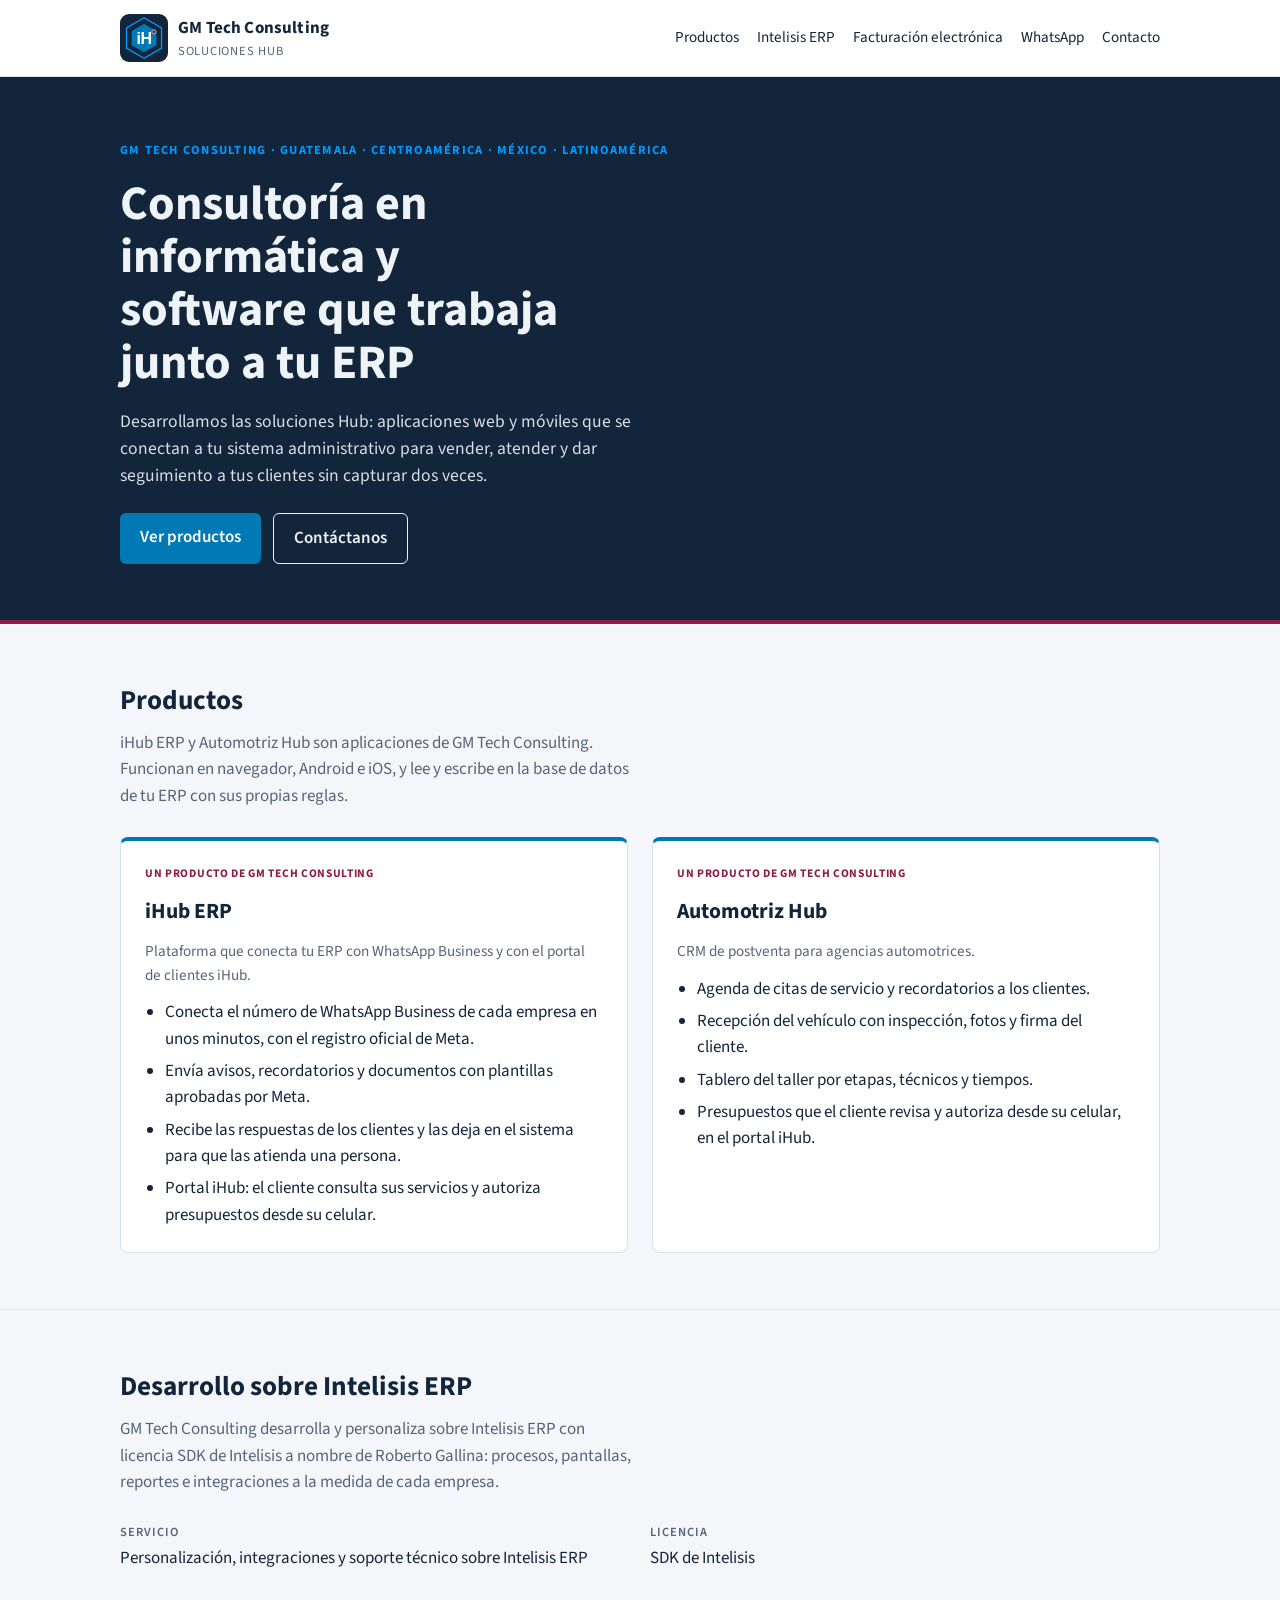
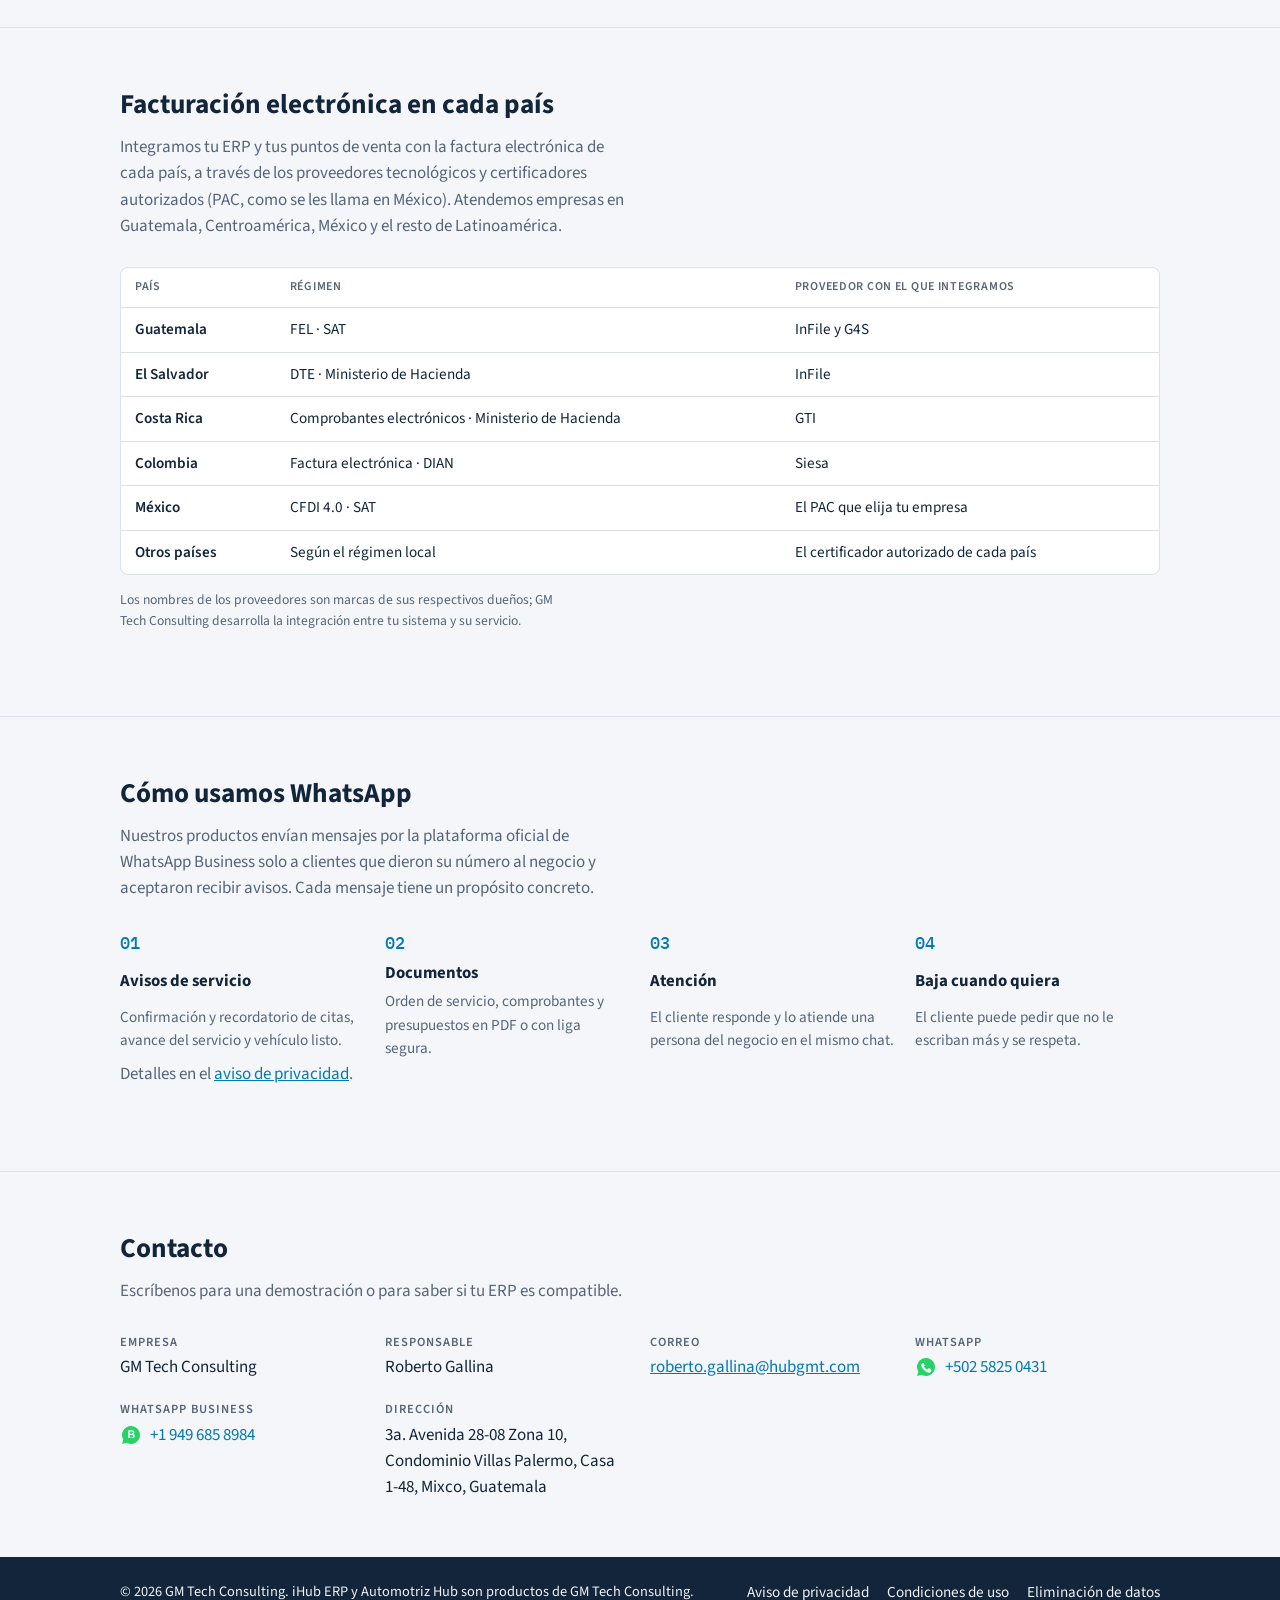
<file: index.html>
<!doctype html>
<html lang="es">
<head>
<meta charset="utf-8">
<meta name="viewport" content="width=device-width, initial-scale=1">
<title>GM Tech Consulting · iHub ERP y Automotriz Hub</title>
<meta name="description" content="GM Tech Consulting: consultoría en informática, iHub ERP (WhatsApp Business y portal de clientes para tu ERP) y Automotriz Hub, CRM de postventa para agencias automotrices, y facturación electrónica integrada. Guatemala, Centroamérica, México y Latinoamérica.">
<link rel="preconnect" href="https://fonts.googleapis.com">
<link rel="stylesheet" href="https://fonts.googleapis.com/css2?family=Source+Sans+3:wght@400;600;700&family=IBM+Plex+Mono:wght@500&display=swap">
<link rel="icon" href="favicon.svg" type="image/svg+xml">
<link rel="apple-touch-icon" href="apple-touch-icon.png">
<link rel="stylesheet" href="estilos.css">
</head>
<body>
<header class="barra">
  <div class="ancho">
    <a class="marca" href="./">
      <img src="favicon.svg" width="48" height="48" alt="" aria-hidden="true">
      <span>GM Tech Consulting<small>Soluciones Hub</small></span>
    </a>
    <nav aria-label="Principal">
      <a href="#productos">Productos</a>
      <a href="#intelisis">Intelisis ERP</a>
      <a href="#facturacion">Facturación electrónica</a>
      <a href="#whatsapp">WhatsApp</a>
      <a href="#contacto">Contacto</a>
    </nav>
  </div>
</header>

<main>
  <div class="portada">
    <div class="ancho">
      <p class="etiqueta">GM Tech Consulting · Guatemala · Centroamérica · México · Latinoamérica</p>
      <h1>Consultoría en informática y software que trabaja junto a tu ERP</h1>
      <p class="lema">Desarrollamos las soluciones Hub: aplicaciones web y móviles que se conectan a tu sistema administrativo para vender, atender y dar seguimiento a tus clientes sin capturar dos veces.</p>
      <div class="botones">
        <a class="boton" href="#productos">Ver productos</a>
        <a class="boton claro" href="#contacto">Contáctanos</a>
      </div>
    </div>
  </div>

  <section id="productos">
    <div class="ancho">
      <h2>Productos</h2>
      <p class="intro">iHub ERP y Automotriz Hub son aplicaciones de GM Tech Consulting. Funcionan en navegador, Android e iOS, y lee y escribe en la base de datos de tu ERP con sus propias reglas.</p>
      <div class="productos">
        <article class="producto" id="ihub-erp">
          <p class="sello">Un producto de GM Tech Consulting</p>
          <h3>iHub ERP</h3>
          <p class="para">Plataforma que conecta tu ERP con WhatsApp Business y con el portal de clientes iHub.</p>
          <ul>
            <li>Conecta el número de WhatsApp Business de cada empresa en unos minutos, con el registro oficial de Meta.</li>
            <li>Envía avisos, recordatorios y documentos con plantillas aprobadas por Meta.</li>
            <li>Recibe las respuestas de los clientes y las deja en el sistema para que las atienda una persona.</li>
            <li>Portal iHub: el cliente consulta sus servicios y autoriza presupuestos desde su celular.</li>
          </ul>
        </article>
        <article class="producto" id="automotriz-hub">
          <p class="sello">Un producto de GM Tech Consulting</p>
          <h3>Automotriz Hub</h3>
          <p class="para">CRM de postventa para agencias automotrices.</p>
          <ul>
            <li>Agenda de citas de servicio y recordatorios a los clientes.</li>
            <li>Recepción del vehículo con inspección, fotos y firma del cliente.</li>
            <li>Tablero del taller por etapas, técnicos y tiempos.</li>
            <li>Presupuestos que el cliente revisa y autoriza desde su celular, en el portal iHub.</li>
          </ul>
        </article>
      </div>
    </div>
  </section>

  <section id="intelisis">
    <div class="ancho">
      <h2>Desarrollo sobre Intelisis ERP</h2>
      <p class="intro">GM Tech Consulting desarrolla y personaliza sobre Intelisis ERP con licencia SDK de Intelisis a nombre de Roberto Gallina: procesos, pantallas, reportes e integraciones a la medida de cada empresa.</p>
      <div class="contacto">
        <div class="dato"><b>Servicio</b><span>Personalización, integraciones y soporte técnico sobre Intelisis ERP</span></div>
        <div class="dato"><b>Licencia</b><span>SDK de Intelisis</span></div>
      </div>
    </div>
  </section>

  <section id="facturacion">
    <div class="ancho">
      <h2>Facturación electrónica en cada país</h2>
      <p class="intro">Integramos tu ERP y tus puntos de venta con la factura electrónica de cada país, a través de los proveedores tecnológicos y certificadores autorizados (PAC, como se les llama en México). Atendemos empresas en Guatemala, Centroamérica, México y el resto de Latinoamérica.</p>
      <div class="tabla"><table>
        <thead><tr><th>País</th><th>Régimen</th><th>Proveedor con el que integramos</th></tr></thead>
        <tbody>
          <tr><td>Guatemala</td><td>FEL · SAT</td><td>InFile y G4S</td></tr>
          <tr><td>El Salvador</td><td>DTE · Ministerio de Hacienda</td><td>InFile</td></tr>
          <tr><td>Costa Rica</td><td>Comprobantes electrónicos · Ministerio de Hacienda</td><td>GTI</td></tr>
          <tr><td>Colombia</td><td>Factura electrónica · DIAN</td><td>Siesa</td></tr>
          <tr><td>México</td><td>CFDI 4.0 · SAT</td><td>El PAC que elija tu empresa</td></tr>
          <tr><td>Otros países</td><td>Según el régimen local</td><td>El certificador autorizado de cada país</td></tr>
        </tbody>
      </table></div>
      <p class="intro nota-pie">Los nombres de los proveedores son marcas de sus respectivos dueños; GM Tech Consulting desarrolla la integración entre tu sistema y su servicio.</p>
    </div>
  </section>

  <section id="whatsapp">
    <div class="ancho">
      <h2>Cómo usamos WhatsApp</h2>
      <p class="intro">Nuestros productos envían mensajes por la plataforma oficial de WhatsApp Business solo a clientes que dieron su número al negocio y aceptaron recibir avisos. Cada mensaje tiene un propósito concreto.</p>
      <ol class="pasos">
        <li><strong>Avisos de servicio</strong><span>Confirmación y recordatorio de citas, avance del servicio y vehículo listo.</span></li>
        <li><strong>Documentos</strong><span>Orden de servicio, comprobantes y presupuestos en PDF o con liga segura.</span></li>
        <li><strong>Atención</strong><span>El cliente responde y lo atiende una persona del negocio en el mismo chat.</span></li>
        <li><strong>Baja cuando quiera</strong><span>El cliente puede pedir que no le escriban más y se respeta.</span></li>
      </ol>
      <p class="intro">Detalles en el <a href="privacidad.html">aviso de privacidad</a>.</p>
    </div>
  </section>

  <section id="contacto">
    <div class="ancho">
      <h2>Contacto</h2>
      <p class="intro">Escríbenos para una demostración o para saber si tu ERP es compatible.</p>
      <div class="contacto">
        <div class="dato"><b>Empresa</b><span>GM Tech Consulting</span></div>
        <div class="dato"><b>Responsable</b><span>Roberto Gallina</span></div>
        <div class="dato"><b>Correo</b><a href="mailto:roberto.gallina@hubgmt.com">roberto.gallina@hubgmt.com</a></div>
        <div class="dato"><b>WhatsApp</b><a class="wa-liga" href="https://wa.me/50258250431" target="_blank" rel="noopener"><svg class="wa" viewBox="0 0 32 32" width="22" height="22" aria-hidden="true"><path fill="#25D366" d="M16 3a13 13 0 0 0-11.2 19.6L3 29l6.6-1.7A13 13 0 1 0 16 3z"/><path fill="#fff" d="M22.6 18.9c-.4-.2-2.1-1-2.4-1.1-.3-.1-.6-.2-.8.2l-1.1 1.4c-.2.2-.4.3-.8.1a8.8 8.8 0 0 1-4.4-3.8c-.3-.6.3-.5.9-1.7.1-.2 0-.4 0-.6l-1.1-2.6c-.3-.7-.6-.6-.8-.6h-.7a1.3 1.3 0 0 0-1 .5 4.1 4.1 0 0 0-1.3 3.1 7.2 7.2 0 0 0 1.5 3.8 16.4 16.4 0 0 0 6.3 5.6c2.3 1 3.2 1.1 4.4.9a3.7 3.7 0 0 0 2.4-1.7 3 3 0 0 0 .2-1.7c-.1-.1-.3-.2-.7-.4z"/></svg>+502 5825 0431</a></div>
        <div class="dato"><b>WhatsApp Business</b><a class="wa-liga" href="https://wa.me/19496858984" target="_blank" rel="noopener"><svg class="wa" viewBox="0 0 32 32" width="22" height="22" aria-hidden="true"><path fill="#25D366" d="M16 3a13 13 0 0 0-11.2 19.6L3 29l6.6-1.7A13 13 0 1 0 16 3z"/><path fill="#fff" d="M12 9h5.2c2.4 0 3.8 1.2 3.8 3 0 1.2-.7 2.1-1.7 2.4 1.4.3 2.2 1.3 2.2 2.7 0 2.1-1.6 3.4-4.2 3.4H12V9zm2.4 2v3.2h2.5c1.1 0 1.7-.6 1.7-1.6s-.6-1.6-1.7-1.6h-2.5zm0 5.1v3.4h2.8c1.2 0 1.9-.6 1.9-1.7s-.7-1.7-1.9-1.7h-2.8z"/></svg>+1 949 685 8984</a></div>
        <div class="dato"><b>Dirección</b><span>3a. Avenida 28-08 Zona 10, Condominio Villas Palermo, Casa 1-48, Mixco, Guatemala</span></div>
      </div>
    </div>
  </section>
</main>

<footer>
  <div class="ancho">
    <span>© 2026 GM Tech Consulting. iHub ERP y Automotriz Hub son productos de GM Tech Consulting.</span>
    <nav aria-label="Legal"><a href="privacidad.html">Aviso de privacidad</a><a href="condiciones.html">Condiciones de uso</a><a href="eliminacion-datos.html">Eliminación de datos</a></nav>
  </div>
</footer>
</body>
</html>
</file>
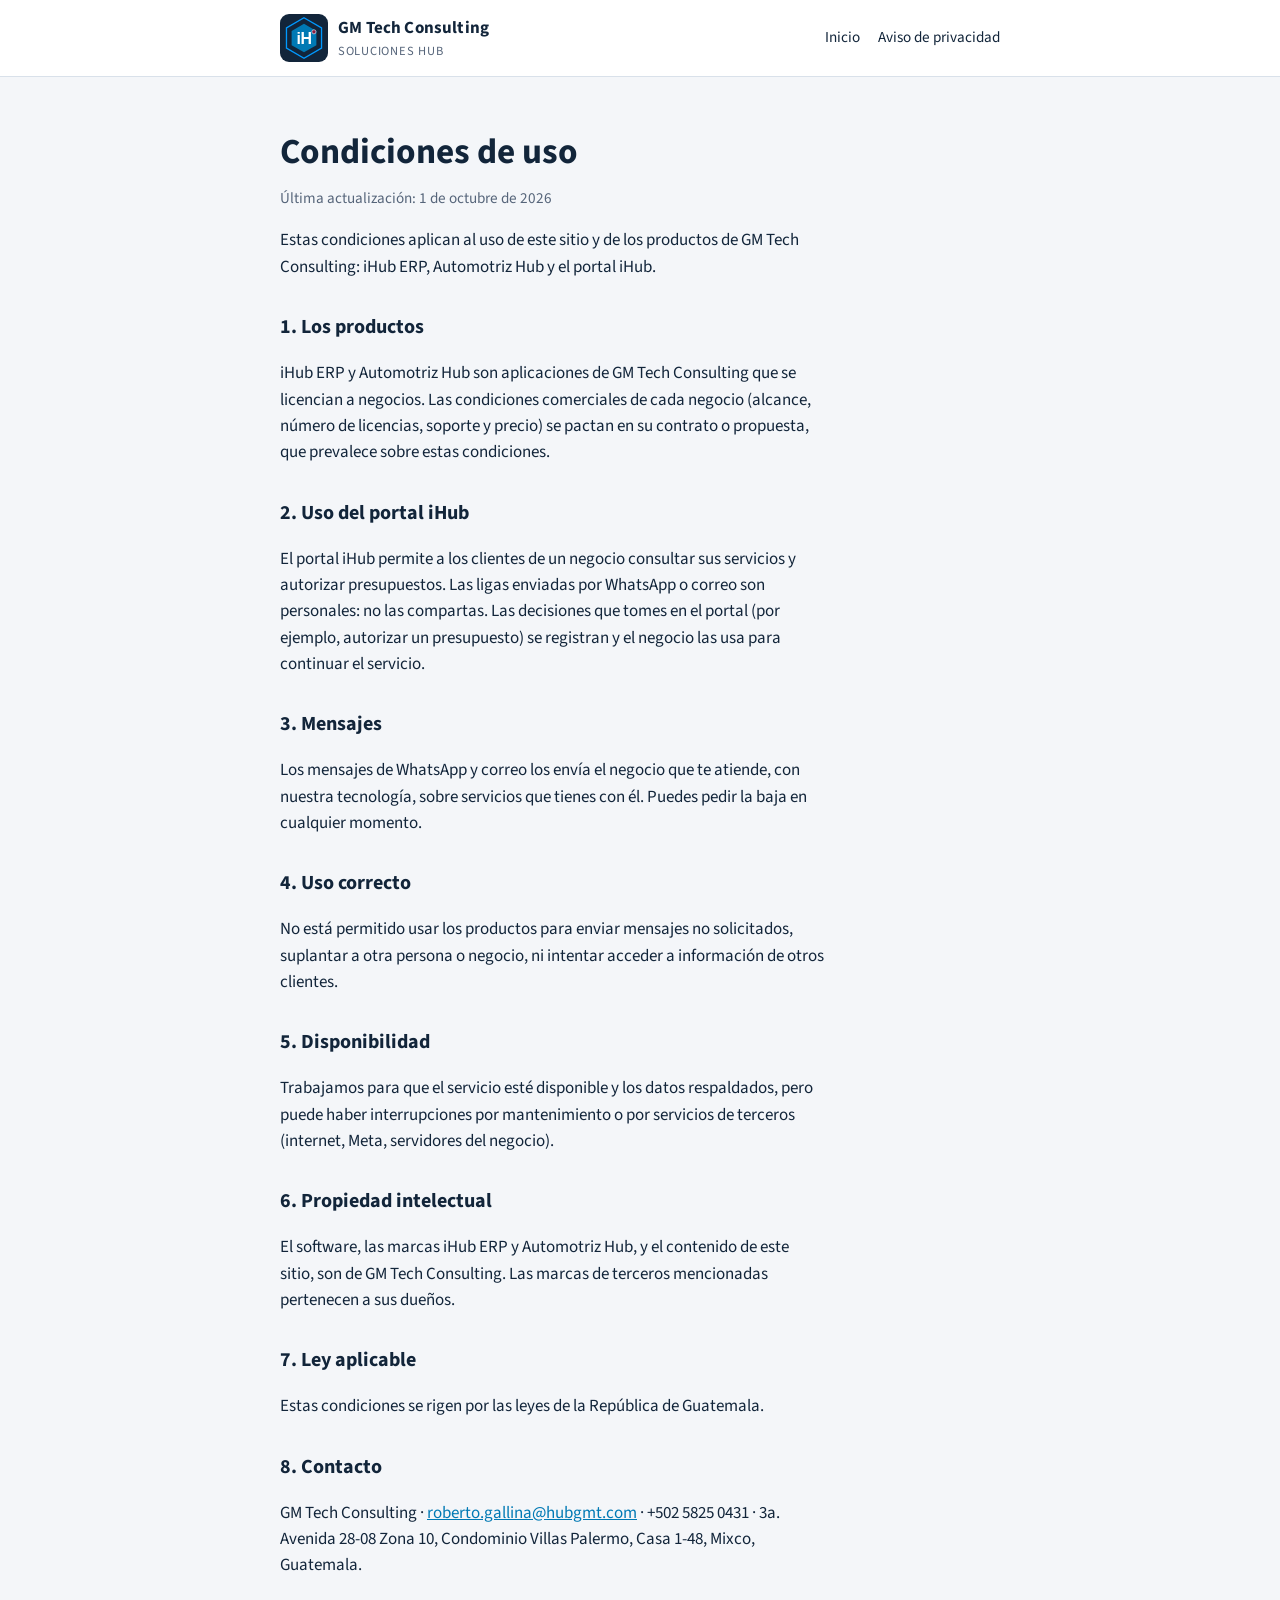
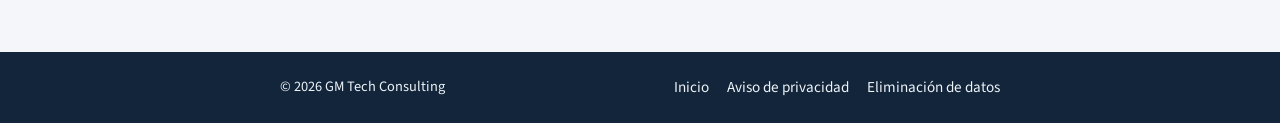
<file: condiciones.html>
<!doctype html>
<html lang="es">
<head>
<meta charset="utf-8">
<meta name="viewport" content="width=device-width, initial-scale=1">
<title>Condiciones de uso · GM Tech Consulting</title>
<link rel="stylesheet" href="https://fonts.googleapis.com/css2?family=Source+Sans+3:wght@400;600;700&display=swap">
<link rel="icon" href="favicon.svg" type="image/svg+xml">
<link rel="apple-touch-icon" href="apple-touch-icon.png">
<link rel="stylesheet" href="estilos.css">
</head>
<body class="legal">
<header class="barra">
  <div class="ancho">
    <a class="marca" href="./"><img src="favicon.svg" width="48" height="48" alt="" aria-hidden="true"><span>GM Tech Consulting<small>Soluciones Hub</small></span></a>
    <nav aria-label="Principal"><a href="./">Inicio</a><a href="privacidad.html">Aviso de privacidad</a></nav>
  </div>
</header>
<main>
<section>
<div class="ancho">
<h1>Condiciones de uso</h1>
<p class="fecha">Última actualización: 1 de octubre de 2026</p>

<p>Estas condiciones aplican al uso de este sitio y de los productos de GM Tech Consulting: iHub ERP, Automotriz Hub y el portal iHub.</p>

<h2>1. Los productos</h2>
<p>iHub ERP y Automotriz Hub son aplicaciones de GM Tech Consulting que se licencian a negocios. Las condiciones comerciales de cada negocio (alcance, número de licencias, soporte y precio) se pactan en su contrato o propuesta, que prevalece sobre estas condiciones.</p>

<h2>2. Uso del portal iHub</h2>
<p>El portal iHub permite a los clientes de un negocio consultar sus servicios y autorizar presupuestos. Las ligas enviadas por WhatsApp o correo son personales: no las compartas. Las decisiones que tomes en el portal (por ejemplo, autorizar un presupuesto) se registran y el negocio las usa para continuar el servicio.</p>

<h2>3. Mensajes</h2>
<p>Los mensajes de WhatsApp y correo los envía el negocio que te atiende, con nuestra tecnología, sobre servicios que tienes con él. Puedes pedir la baja en cualquier momento.</p>

<h2>4. Uso correcto</h2>
<p>No está permitido usar los productos para enviar mensajes no solicitados, suplantar a otra persona o negocio, ni intentar acceder a información de otros clientes.</p>

<h2>5. Disponibilidad</h2>
<p>Trabajamos para que el servicio esté disponible y los datos respaldados, pero puede haber interrupciones por mantenimiento o por servicios de terceros (internet, Meta, servidores del negocio).</p>

<h2>6. Propiedad intelectual</h2>
<p>El software, las marcas iHub ERP y Automotriz Hub, y el contenido de este sitio, son de GM Tech Consulting. Las marcas de terceros mencionadas pertenecen a sus dueños.</p>

<h2>7. Ley aplicable</h2>
<p>Estas condiciones se rigen por las leyes de la República de Guatemala.</p>

<h2>8. Contacto</h2>
<p>GM Tech Consulting · <a href="mailto:roberto.gallina@hubgmt.com">roberto.gallina@hubgmt.com</a> · +502 5825 0431 · 3a. Avenida 28-08 Zona 10, Condominio Villas Palermo, Casa 1-48, Mixco, Guatemala.</p>
</div>
</section>
</main>
<footer><div class="ancho"><span>© 2026 GM Tech Consulting</span><nav aria-label="Legal"><a href="./">Inicio</a><a href="privacidad.html">Aviso de privacidad</a><a href="eliminacion-datos.html">Eliminación de datos</a></nav></div></footer>
</body>
</html>
</file>
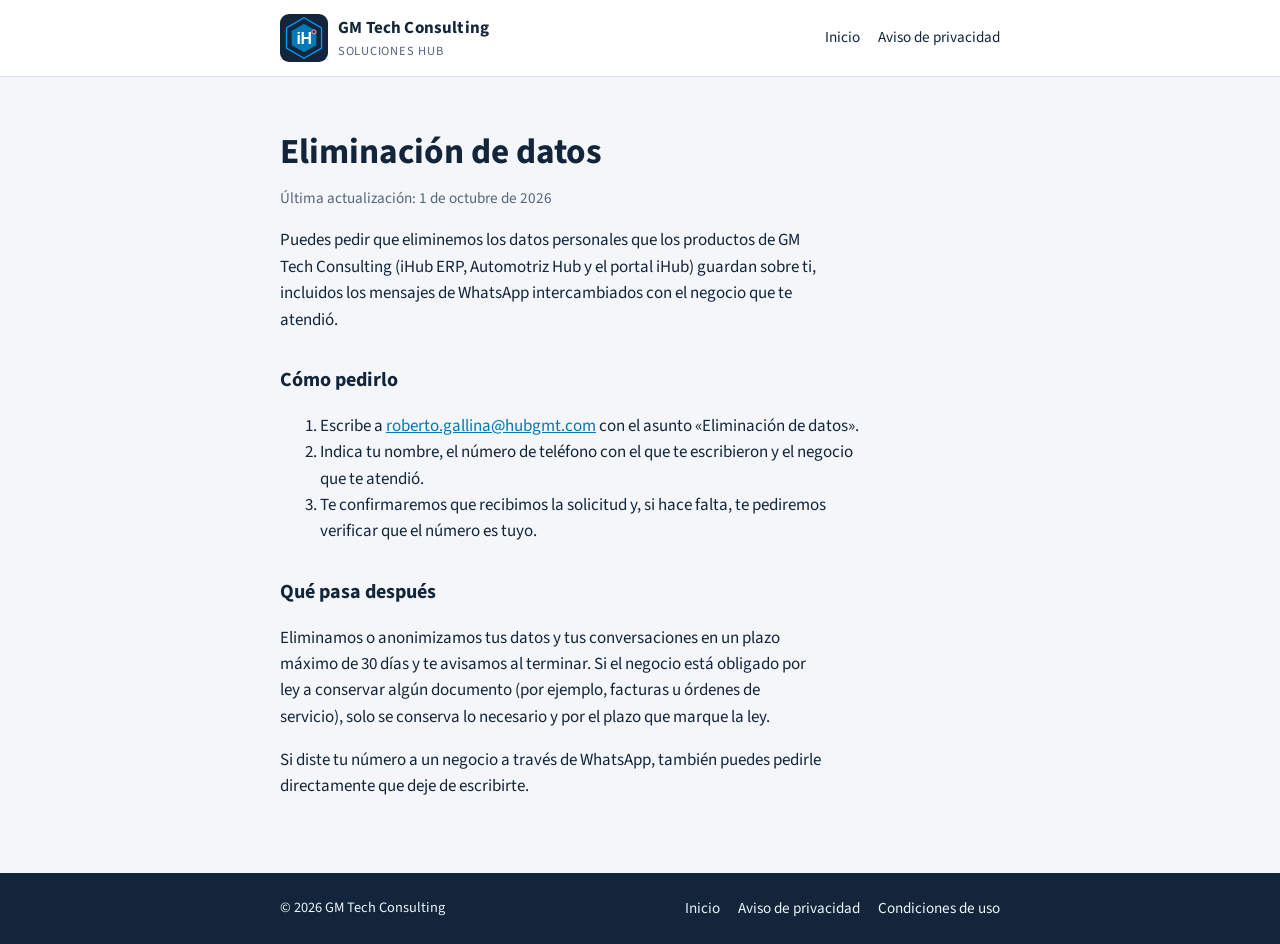
<file: eliminacion-datos.html>
<!doctype html>
<html lang="es">
<head>
<meta charset="utf-8">
<meta name="viewport" content="width=device-width, initial-scale=1">
<title>Eliminación de datos · GM Tech Consulting</title>
<link rel="stylesheet" href="https://fonts.googleapis.com/css2?family=Source+Sans+3:wght@400;600;700&display=swap">
<link rel="icon" href="favicon.svg" type="image/svg+xml">
<link rel="apple-touch-icon" href="apple-touch-icon.png">
<link rel="stylesheet" href="estilos.css">
</head>
<body class="legal">
<header class="barra">
  <div class="ancho">
    <a class="marca" href="./"><img src="favicon.svg" width="48" height="48" alt="" aria-hidden="true"><span>GM Tech Consulting<small>Soluciones Hub</small></span></a>
    <nav aria-label="Principal"><a href="./">Inicio</a><a href="privacidad.html">Aviso de privacidad</a></nav>
  </div>
</header>
<main>
<section>
<div class="ancho">
<h1>Eliminación de datos</h1>
<p class="fecha">Última actualización: 1 de octubre de 2026</p>
<p>Puedes pedir que eliminemos los datos personales que los productos de GM Tech Consulting (iHub ERP, Automotriz Hub y el portal iHub) guardan sobre ti, incluidos los mensajes de WhatsApp intercambiados con el negocio que te atendió.</p>
<h2>Cómo pedirlo</h2>
<ol>
  <li>Escribe a <a href="mailto:roberto.gallina@hubgmt.com">roberto.gallina@hubgmt.com</a> con el asunto «Eliminación de datos».</li>
  <li>Indica tu nombre, el número de teléfono con el que te escribieron y el negocio que te atendió.</li>
  <li>Te confirmaremos que recibimos la solicitud y, si hace falta, te pediremos verificar que el número es tuyo.</li>
</ol>
<h2>Qué pasa después</h2>
<p>Eliminamos o anonimizamos tus datos y tus conversaciones en un plazo máximo de 30 días y te avisamos al terminar. Si el negocio está obligado por ley a conservar algún documento (por ejemplo, facturas u órdenes de servicio), solo se conserva lo necesario y por el plazo que marque la ley.</p>
<p>Si diste tu número a un negocio a través de WhatsApp, también puedes pedirle directamente que deje de escribirte.</p>
</div>
</section>
</main>
<footer><div class="ancho"><span>© 2026 GM Tech Consulting</span><nav aria-label="Legal"><a href="./">Inicio</a><a href="privacidad.html">Aviso de privacidad</a><a href="condiciones.html">Condiciones de uso</a></nav></div></footer>
</body>
</html>
</file>
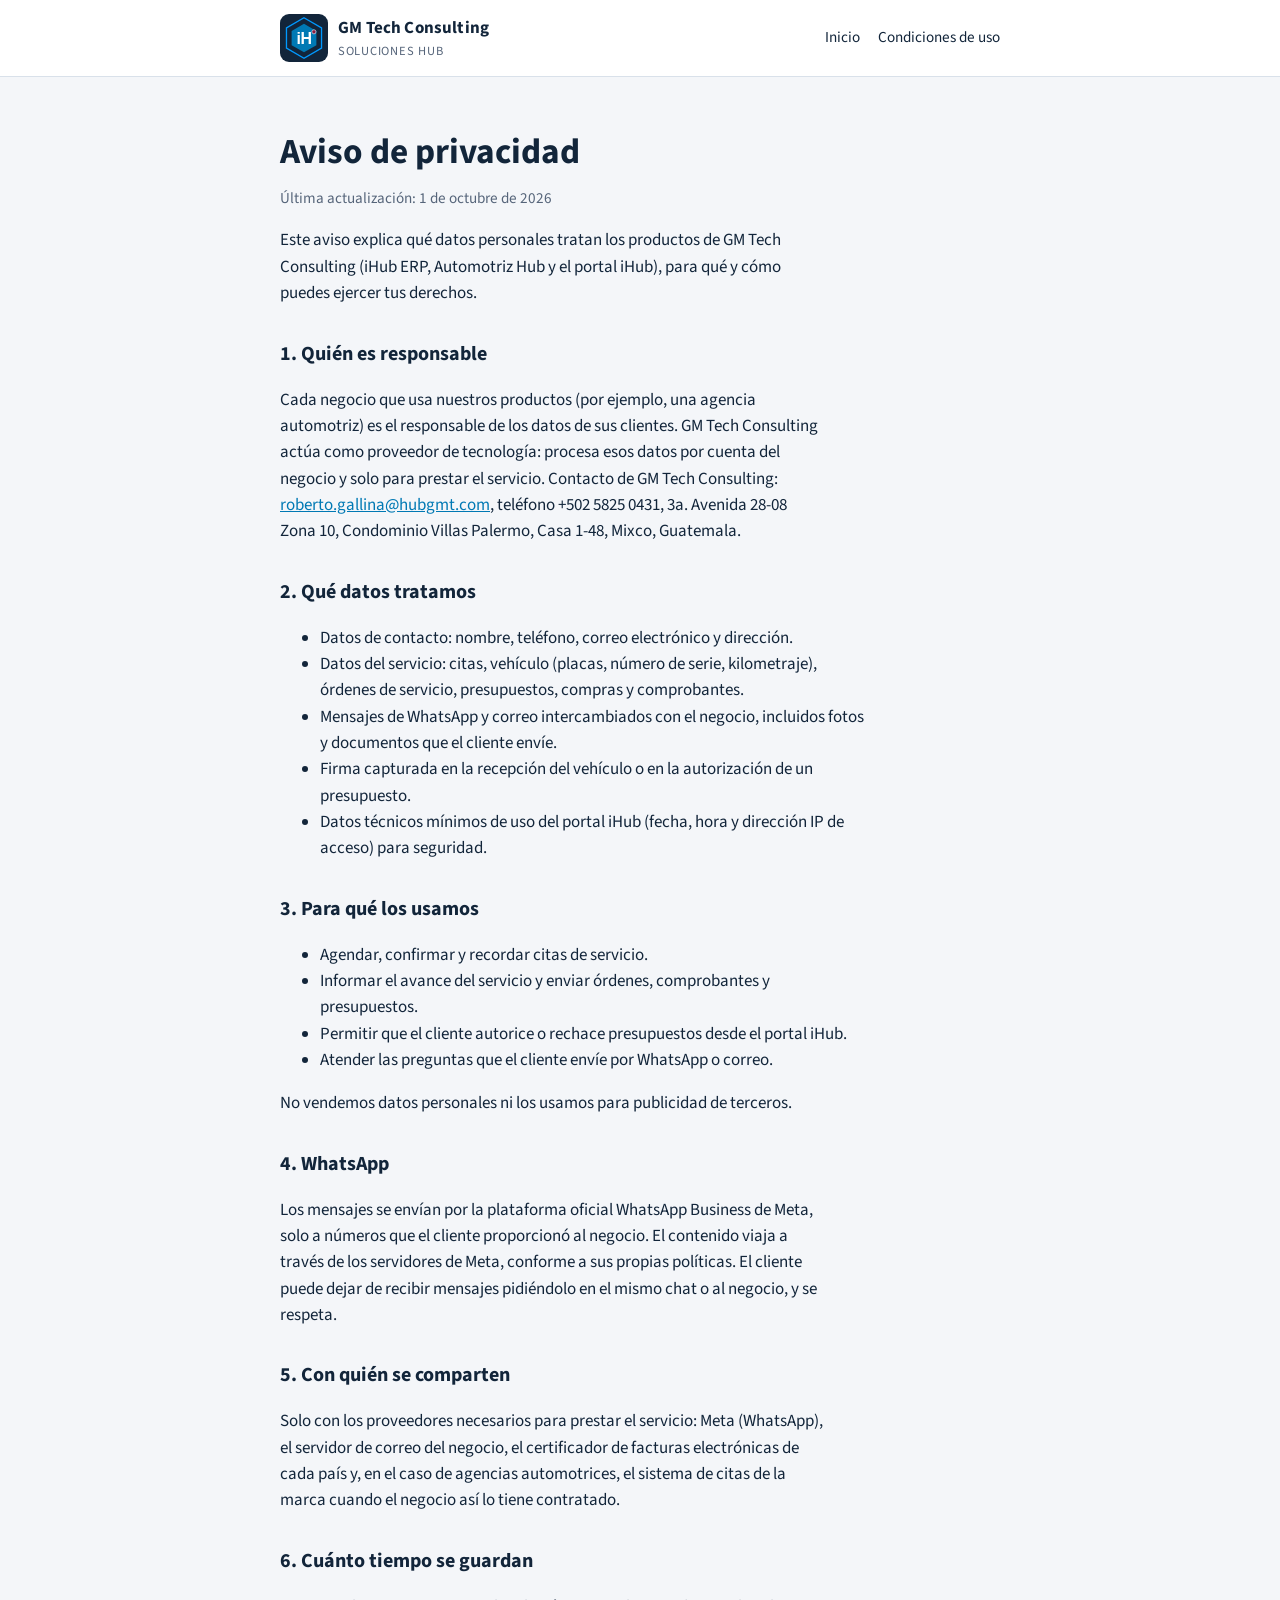
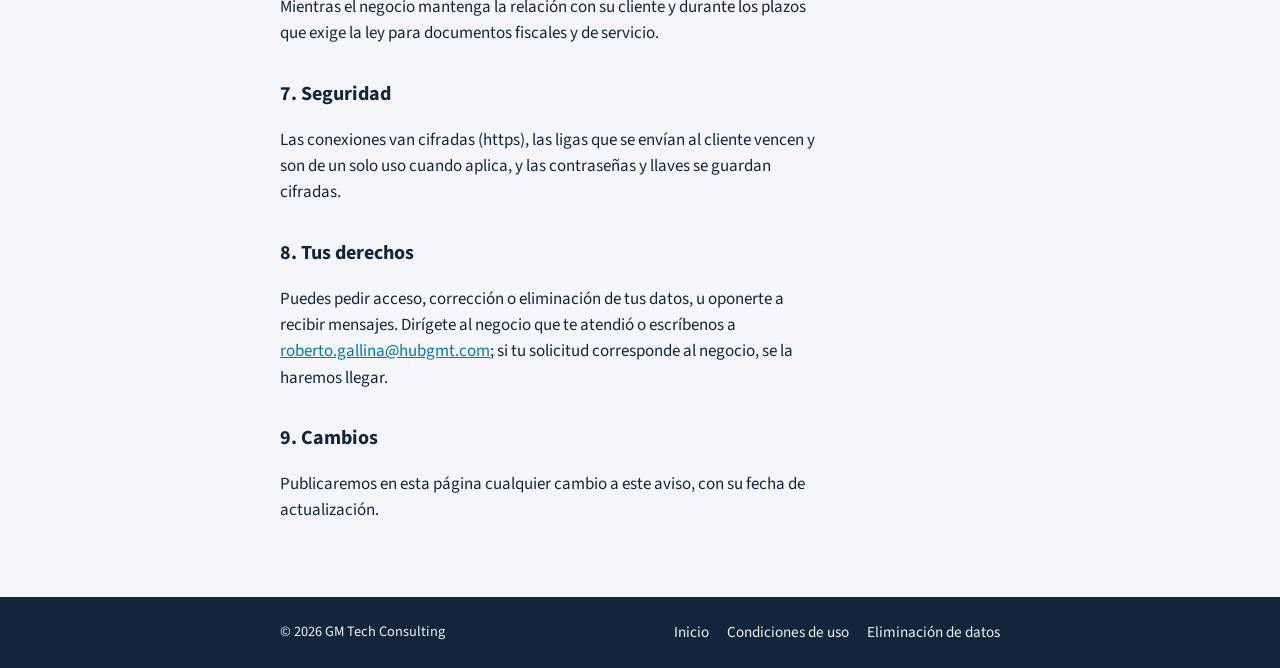
<file: privacidad.html>
<!doctype html>
<html lang="es">
<head>
<meta charset="utf-8">
<meta name="viewport" content="width=device-width, initial-scale=1">
<title>Aviso de privacidad · GM Tech Consulting</title>
<link rel="stylesheet" href="https://fonts.googleapis.com/css2?family=Source+Sans+3:wght@400;600;700&display=swap">
<link rel="icon" href="favicon.svg" type="image/svg+xml">
<link rel="apple-touch-icon" href="apple-touch-icon.png">
<link rel="stylesheet" href="estilos.css">
</head>
<body class="legal">
<header class="barra">
  <div class="ancho">
    <a class="marca" href="./"><img src="favicon.svg" width="48" height="48" alt="" aria-hidden="true"><span>GM Tech Consulting<small>Soluciones Hub</small></span></a>
    <nav aria-label="Principal"><a href="./">Inicio</a><a href="condiciones.html">Condiciones de uso</a></nav>
  </div>
</header>
<main>
<section>
<div class="ancho">
<h1>Aviso de privacidad</h1>
<p class="fecha">Última actualización: 1 de octubre de 2026</p>

<p>Este aviso explica qué datos personales tratan los productos de GM Tech Consulting (iHub ERP, Automotriz Hub y el portal iHub), para qué y cómo puedes ejercer tus derechos.</p>

<h2>1. Quién es responsable</h2>
<p>Cada negocio que usa nuestros productos (por ejemplo, una agencia automotriz) es el responsable de los datos de sus clientes. GM Tech Consulting actúa como proveedor de tecnología: procesa esos datos por cuenta del negocio y solo para prestar el servicio. Contacto de GM Tech Consulting: <a href="mailto:roberto.gallina@hubgmt.com">roberto.gallina@hubgmt.com</a>, teléfono +502 5825 0431, 3a. Avenida 28-08 Zona 10, Condominio Villas Palermo, Casa 1-48, Mixco, Guatemala.</p>

<h2>2. Qué datos tratamos</h2>
<ul>
  <li>Datos de contacto: nombre, teléfono, correo electrónico y dirección.</li>
  <li>Datos del servicio: citas, vehículo (placas, número de serie, kilometraje), órdenes de servicio, presupuestos, compras y comprobantes.</li>
  <li>Mensajes de WhatsApp y correo intercambiados con el negocio, incluidos fotos y documentos que el cliente envíe.</li>
  <li>Firma capturada en la recepción del vehículo o en la autorización de un presupuesto.</li>
  <li>Datos técnicos mínimos de uso del portal iHub (fecha, hora y dirección IP de acceso) para seguridad.</li>
</ul>

<h2>3. Para qué los usamos</h2>
<ul>
  <li>Agendar, confirmar y recordar citas de servicio.</li>
  <li>Informar el avance del servicio y enviar órdenes, comprobantes y presupuestos.</li>
  <li>Permitir que el cliente autorice o rechace presupuestos desde el portal iHub.</li>
  <li>Atender las preguntas que el cliente envíe por WhatsApp o correo.</li>
  </ul>
<p>No vendemos datos personales ni los usamos para publicidad de terceros.</p>

<h2>4. WhatsApp</h2>
<p>Los mensajes se envían por la plataforma oficial WhatsApp Business de Meta, solo a números que el cliente proporcionó al negocio. El contenido viaja a través de los servidores de Meta, conforme a sus propias políticas. El cliente puede dejar de recibir mensajes pidiéndolo en el mismo chat o al negocio, y se respeta.</p>

<h2>5. Con quién se comparten</h2>
<p>Solo con los proveedores necesarios para prestar el servicio: Meta (WhatsApp), el servidor de correo del negocio, el certificador de facturas electrónicas de cada país y, en el caso de agencias automotrices, el sistema de citas de la marca cuando el negocio así lo tiene contratado.</p>

<h2>6. Cuánto tiempo se guardan</h2>
<p>Mientras el negocio mantenga la relación con su cliente y durante los plazos que exige la ley para documentos fiscales y de servicio.</p>

<h2>7. Seguridad</h2>
<p>Las conexiones van cifradas (https), las ligas que se envían al cliente vencen y son de un solo uso cuando aplica, y las contraseñas y llaves se guardan cifradas.</p>

<h2>8. Tus derechos</h2>
<p>Puedes pedir acceso, corrección o eliminación de tus datos, u oponerte a recibir mensajes. Dirígete al negocio que te atendió o escríbenos a <a href="mailto:roberto.gallina@hubgmt.com">roberto.gallina@hubgmt.com</a>; si tu solicitud corresponde al negocio, se la haremos llegar.</p>

<h2>9. Cambios</h2>
<p>Publicaremos en esta página cualquier cambio a este aviso, con su fecha de actualización.</p>
</div>
</section>
</main>
<footer><div class="ancho"><span>© 2026 GM Tech Consulting</span><nav aria-label="Legal"><a href="./">Inicio</a><a href="condiciones.html">Condiciones de uso</a><a href="eliminacion-datos.html">Eliminación de datos</a></nav></div></footer>
</body>
</html>
</file>
<file: estilos.css>
/* GM Tech Consulting · hoja única del sitio. Tokens de color en :root, modo oscuro por preferencia del sistema. */
:root{
  --fondo:#f4f6f9; --panel:#ffffff; --tinta:#12253a; --suave:#56657a; --linea:#d9e1ea;
  --accion:#0079b4; --vivo:#0099ff; --acento:#8c1d40; --banda:#12253a; --banda-tinta:#eef3f8;
  --f-texto:"Myriad Pro","Source Sans 3","Segoe UI",system-ui,sans-serif;
  --f-mono:"IBM Plex Mono",ui-monospace,Menlo,Consolas,monospace;
}
@media (prefers-color-scheme: dark){
  :root{--fondo:#0b1622; --panel:#12253a; --tinta:#e8eef5; --suave:#9fb0c3; --linea:#22384f;
    --accion:#4fb3e6; --vivo:#5cc2ff; --acento:#e07a9a; --banda:#071019; --banda-tinta:#e8eef5; color-scheme:dark}
}
*{box-sizing:border-box}
html{scroll-behavior:smooth}
body{margin:0;background:var(--fondo);color:var(--tinta);font-family:var(--f-texto);font-size:17px;line-height:1.55}
a{color:var(--accion)}
img{max-width:100%}
.ancho{max-width:1080px;margin:0 auto;padding-inline:20px}

/* Barra superior */
.barra{background:var(--panel);border-bottom:1px solid var(--linea)}
.barra .ancho{display:flex;flex-wrap:wrap;align-items:center;justify-content:space-between;gap:12px;padding-block:14px}
.marca{display:flex;align-items:center;gap:10px;text-decoration:none;color:var(--tinta);font-weight:700;letter-spacing:.01em}
.marca svg{flex:none}
.marca small{display:block;font-weight:400;color:var(--suave);font-size:.78rem;letter-spacing:.06em;text-transform:uppercase}
nav{display:flex;flex-wrap:wrap;gap:4px 18px;font-size:.95rem}
nav a{text-decoration:none;color:var(--tinta)}
nav a:hover{color:var(--accion)}

/* Portada */
.portada{background:var(--banda);color:var(--banda-tinta);border-bottom:4px solid var(--acento)}
.portada .ancho{padding-block:64px 56px;display:grid;gap:18px}
.etiqueta{font-size:.78rem;letter-spacing:.1em;text-transform:uppercase;color:var(--vivo);font-weight:700;margin:0}
h1{font-size:clamp(2rem,4.5vw,3rem);line-height:1.1;margin:0;text-wrap:balance;max-width:20ch}
.portada p.lema{margin:0;max-width:60ch;font-size:1.1rem;opacity:.9}
.botones{display:flex;flex-wrap:wrap;gap:12px;margin-top:6px}
.boton{display:inline-block;padding:11px 20px;border-radius:6px;background:var(--accion);color:#fff;text-decoration:none;font-weight:600}
.boton.claro{background:transparent;border:1px solid currentColor;color:var(--banda-tinta)}

/* Secciones */
section{padding-block:56px}
section + section{border-top:1px solid var(--linea)}
h2{font-size:1.7rem;margin:0 0 8px;text-wrap:balance}
.intro{color:var(--suave);max-width:65ch;margin:0 0 28px}
.productos{display:grid;grid-template-columns:repeat(auto-fit,minmax(300px,1fr));gap:24px}
.producto{background:var(--panel);border:1px solid var(--linea);border-top:4px solid var(--accion);border-radius:8px;padding:24px;display:grid;gap:12px;align-content:start;min-width:0}
.producto h3{margin:0;font-size:1.35rem}
.producto .para{margin:0;color:var(--suave);font-size:.95rem}
.producto ul{margin:0;padding-left:20px;display:grid;gap:6px}
.sello{display:inline-block;font-size:.72rem;font-weight:700;letter-spacing:.06em;text-transform:uppercase;color:var(--acento);margin:0}

.pasos{display:grid;grid-template-columns:repeat(auto-fit,minmax(220px,1fr));gap:20px;counter-reset:paso;padding:0;margin:0;list-style:none}
.pasos li{counter-increment:paso;display:grid;gap:4px;min-width:0}
.pasos li::before{content:counter(paso,decimal-leading-zero);font-family:var(--f-mono);color:var(--accion);font-weight:500}
.pasos strong{font-size:1.05rem}
.pasos span{color:var(--suave);font-size:.95rem}

.contacto{display:grid;grid-template-columns:repeat(auto-fit,minmax(240px,1fr));gap:20px}
.dato{display:grid;gap:2px;min-width:0}
.dato b{font-size:.78rem;letter-spacing:.08em;text-transform:uppercase;color:var(--suave);font-weight:600}
.dato span,.dato a{overflow-wrap:anywhere}

/* Páginas legales */
.legal .ancho{max-width:760px}
.legal h1{font-size:2.2rem;max-width:none}
.legal h2{font-size:1.25rem;margin-top:32px}
.legal p,.legal li{max-width:68ch}
.legal .fecha{color:var(--suave);font-size:.95rem}

footer{background:var(--banda);color:var(--banda-tinta);font-size:.9rem}
footer .ancho{display:flex;flex-wrap:wrap;justify-content:space-between;gap:12px;padding-block:24px}
footer a{color:var(--banda-tinta)}
footer nav a{color:var(--banda-tinta)}

/* Tabla de países (facturación electrónica) */
.tabla{overflow-x:auto;background:var(--panel);border:1px solid var(--linea);border-radius:8px}
.tabla table{border-collapse:collapse;width:100%;font-size:.95rem}
.tabla th,.tabla td{text-align:left;vertical-align:top;padding:10px 14px;border-bottom:1px solid var(--linea)}
.tabla tr:last-child td{border-bottom:0}
.tabla th{font-size:.75rem;letter-spacing:.06em;text-transform:uppercase;color:var(--suave);font-weight:600}
.tabla td:first-child{font-weight:600}
.nota-pie{font-size:.85rem;margin-top:14px}
.wa-liga{display:inline-flex;align-items:center;gap:8px;text-decoration:none}
.wa{flex:none}
.dato{align-content:start;justify-items:start}
</file>
